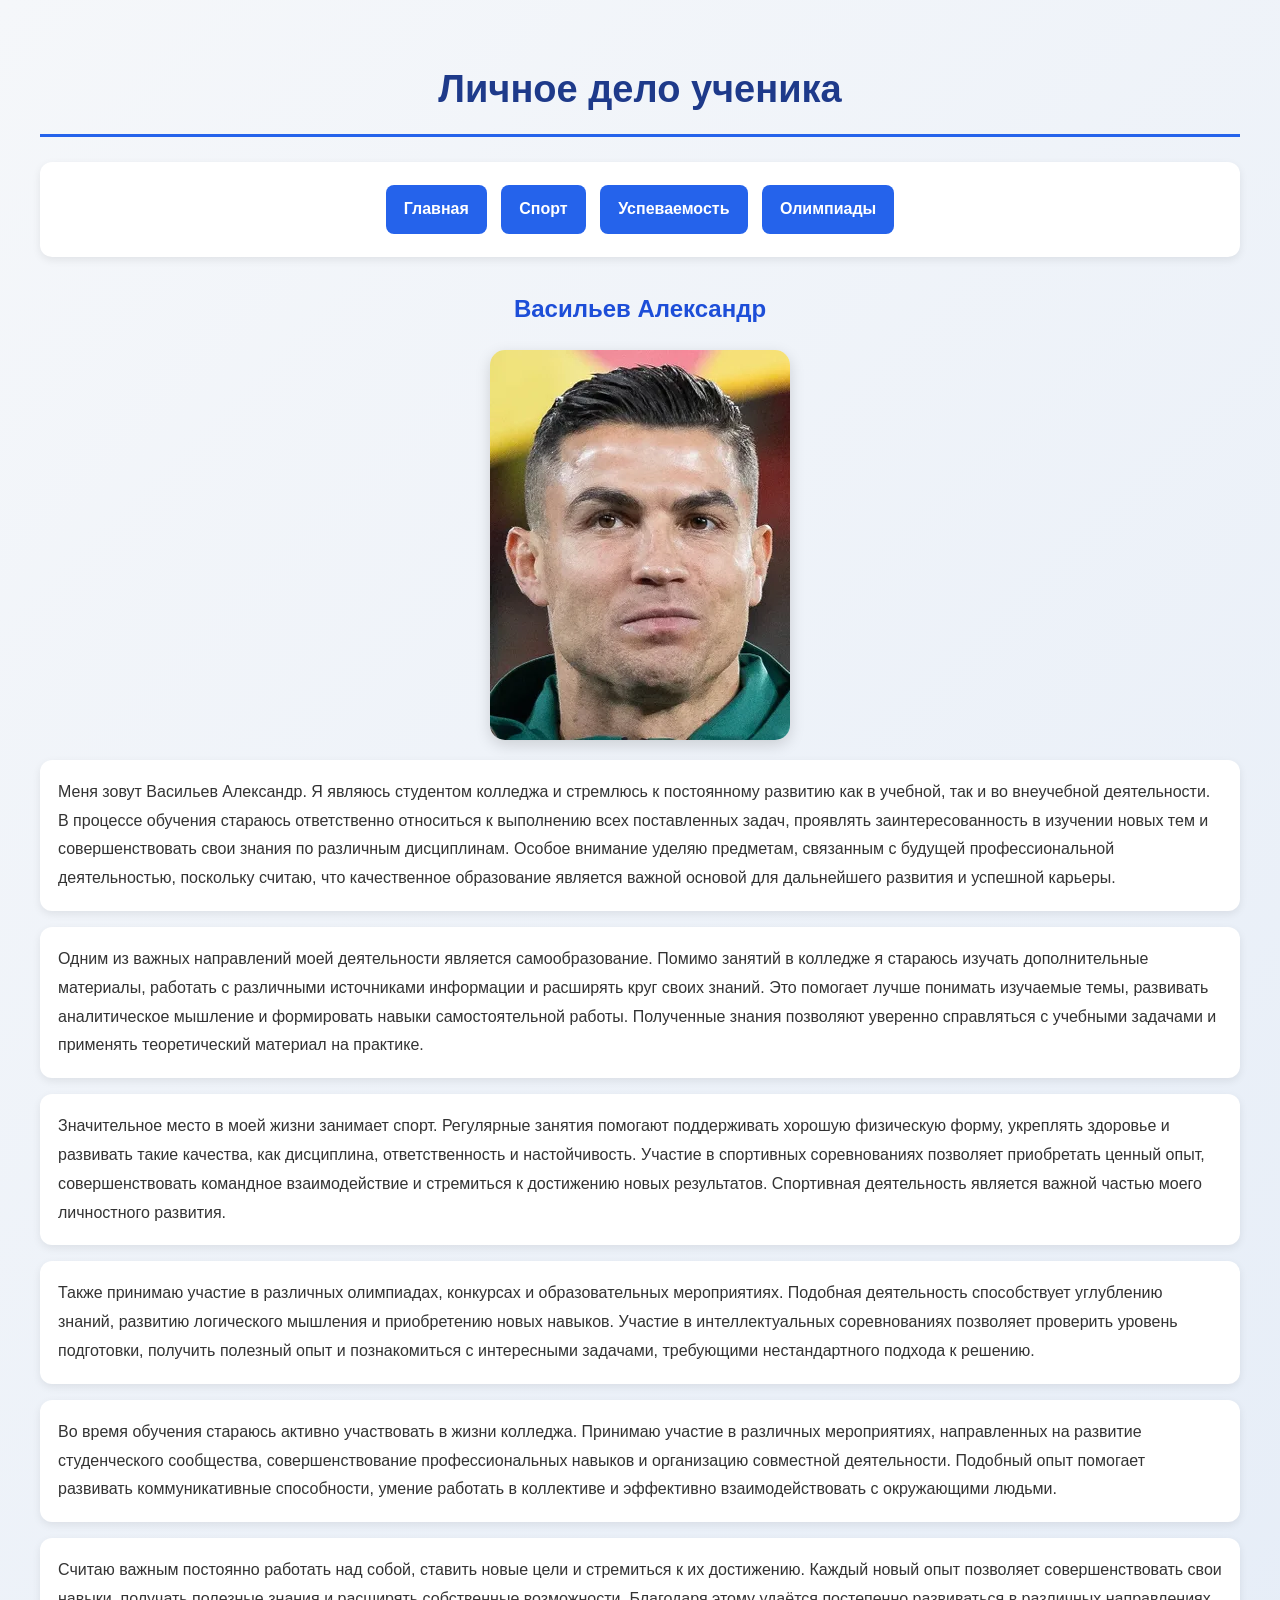
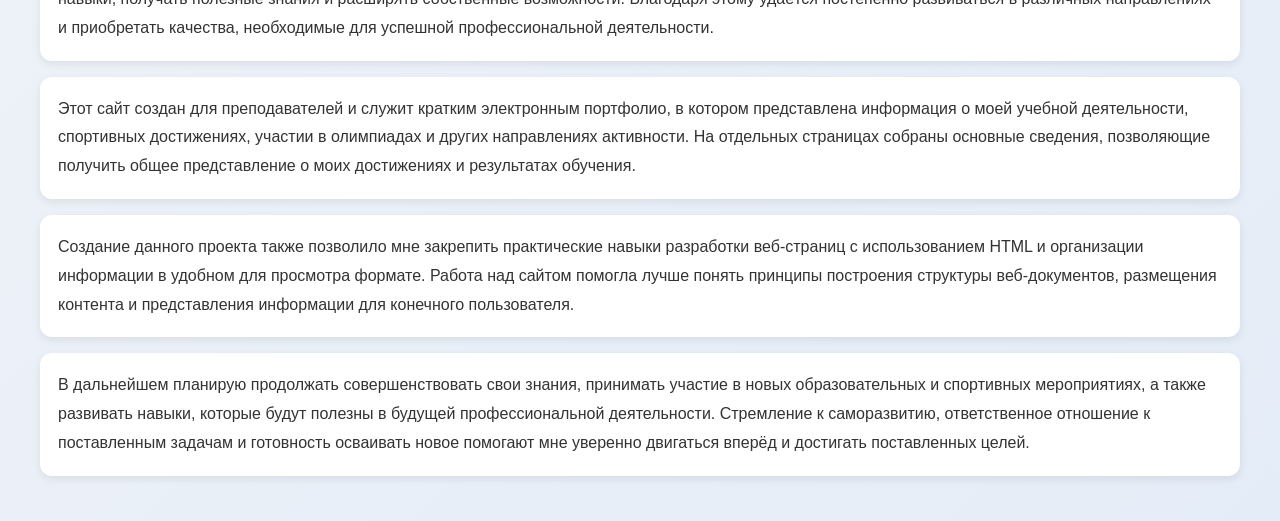
<file: index.html>
<!DOCTYPE html>
<html lang="ru">
<head>
    <meta charset="UTF-8">
    <title>Личное дело — Васильев Александр</title>
    <link rel="stylesheet" href="css/style.css">
</head>
<body>

<h1>Личное дело ученика</h1>

<p>
    <a href="index.html">Главная</a>
    <a href="sport.html">Спорт</a>
    <a href="grades.html">Успеваемость</a>
    <a href="olympiads.html">Олимпиады</a>
</p>

<h2>Васильев Александр</h2>

<img src="images/me.jpg" alt="Моя фотография" width="300">

<p>
Меня зовут Васильев Александр. Я являюсь студентом колледжа и стремлюсь к
постоянному развитию как в учебной, так и во внеучебной деятельности. В процессе
обучения стараюсь ответственно относиться к выполнению всех поставленных задач,
проявлять заинтересованность в изучении новых тем и совершенствовать свои знания
по различным дисциплинам. Особое внимание уделяю предметам, связанным с будущей
профессиональной деятельностью, поскольку считаю, что качественное образование
является важной основой для дальнейшего развития и успешной карьеры.
</p>

<p>
Одним из важных направлений моей деятельности является самообразование.
Помимо занятий в колледже я стараюсь изучать дополнительные материалы,
работать с различными источниками информации и расширять круг своих знаний.
Это помогает лучше понимать изучаемые темы, развивать аналитическое мышление
и формировать навыки самостоятельной работы. Полученные знания позволяют
уверенно справляться с учебными задачами и применять теоретический материал
на практике.
</p>

<p>
Значительное место в моей жизни занимает спорт. Регулярные занятия помогают
поддерживать хорошую физическую форму, укреплять здоровье и развивать такие
качества, как дисциплина, ответственность и настойчивость. Участие в спортивных
соревнованиях позволяет приобретать ценный опыт, совершенствовать командное
взаимодействие и стремиться к достижению новых результатов. Спортивная деятельность
является важной частью моего личностного развития.
</p>

<p>
Также принимаю участие в различных олимпиадах, конкурсах и образовательных
мероприятиях. Подобная деятельность способствует углублению знаний, развитию
логического мышления и приобретению новых навыков. Участие в интеллектуальных
соревнованиях позволяет проверить уровень подготовки, получить полезный опыт
и познакомиться с интересными задачами, требующими нестандартного подхода
к решению.
</p>

<p>
Во время обучения стараюсь активно участвовать в жизни колледжа. Принимаю участие
в различных мероприятиях, направленных на развитие студенческого сообщества,
совершенствование профессиональных навыков и организацию совместной деятельности.
Подобный опыт помогает развивать коммуникативные способности, умение работать
в коллективе и эффективно взаимодействовать с окружающими людьми.
</p>

<p>
Считаю важным постоянно работать над собой, ставить новые цели и стремиться
к их достижению. Каждый новый опыт позволяет совершенствовать свои навыки,
получать полезные знания и расширять собственные возможности. Благодаря этому
удаётся постепенно развиваться в различных направлениях и приобретать качества,
необходимые для успешной профессиональной деятельности.
</p>

<p>
Этот сайт создан для преподавателей и служит кратким электронным портфолио,
в котором представлена информация о моей учебной деятельности, спортивных
достижениях, участии в олимпиадах и других направлениях активности. На отдельных
страницах собраны основные сведения, позволяющие получить общее представление
о моих достижениях и результатах обучения.
</p>

<p>
Создание данного проекта также позволило мне закрепить практические навыки
разработки веб-страниц с использованием HTML и организации информации в удобном
для просмотра формате. Работа над сайтом помогла лучше понять принципы построения
структуры веб-документов, размещения контента и представления информации для
конечного пользователя.
</p>

<p>
В дальнейшем планирую продолжать совершенствовать свои знания, принимать участие
в новых образовательных и спортивных мероприятиях, а также развивать навыки,
которые будут полезны в будущей профессиональной деятельности. Стремление к
саморазвитию, ответственное отношение к поставленным задачам и готовность
осваивать новое помогают мне уверенно двигаться вперёд и достигать поставленных целей.
</p>

</body>
</html>
</file>
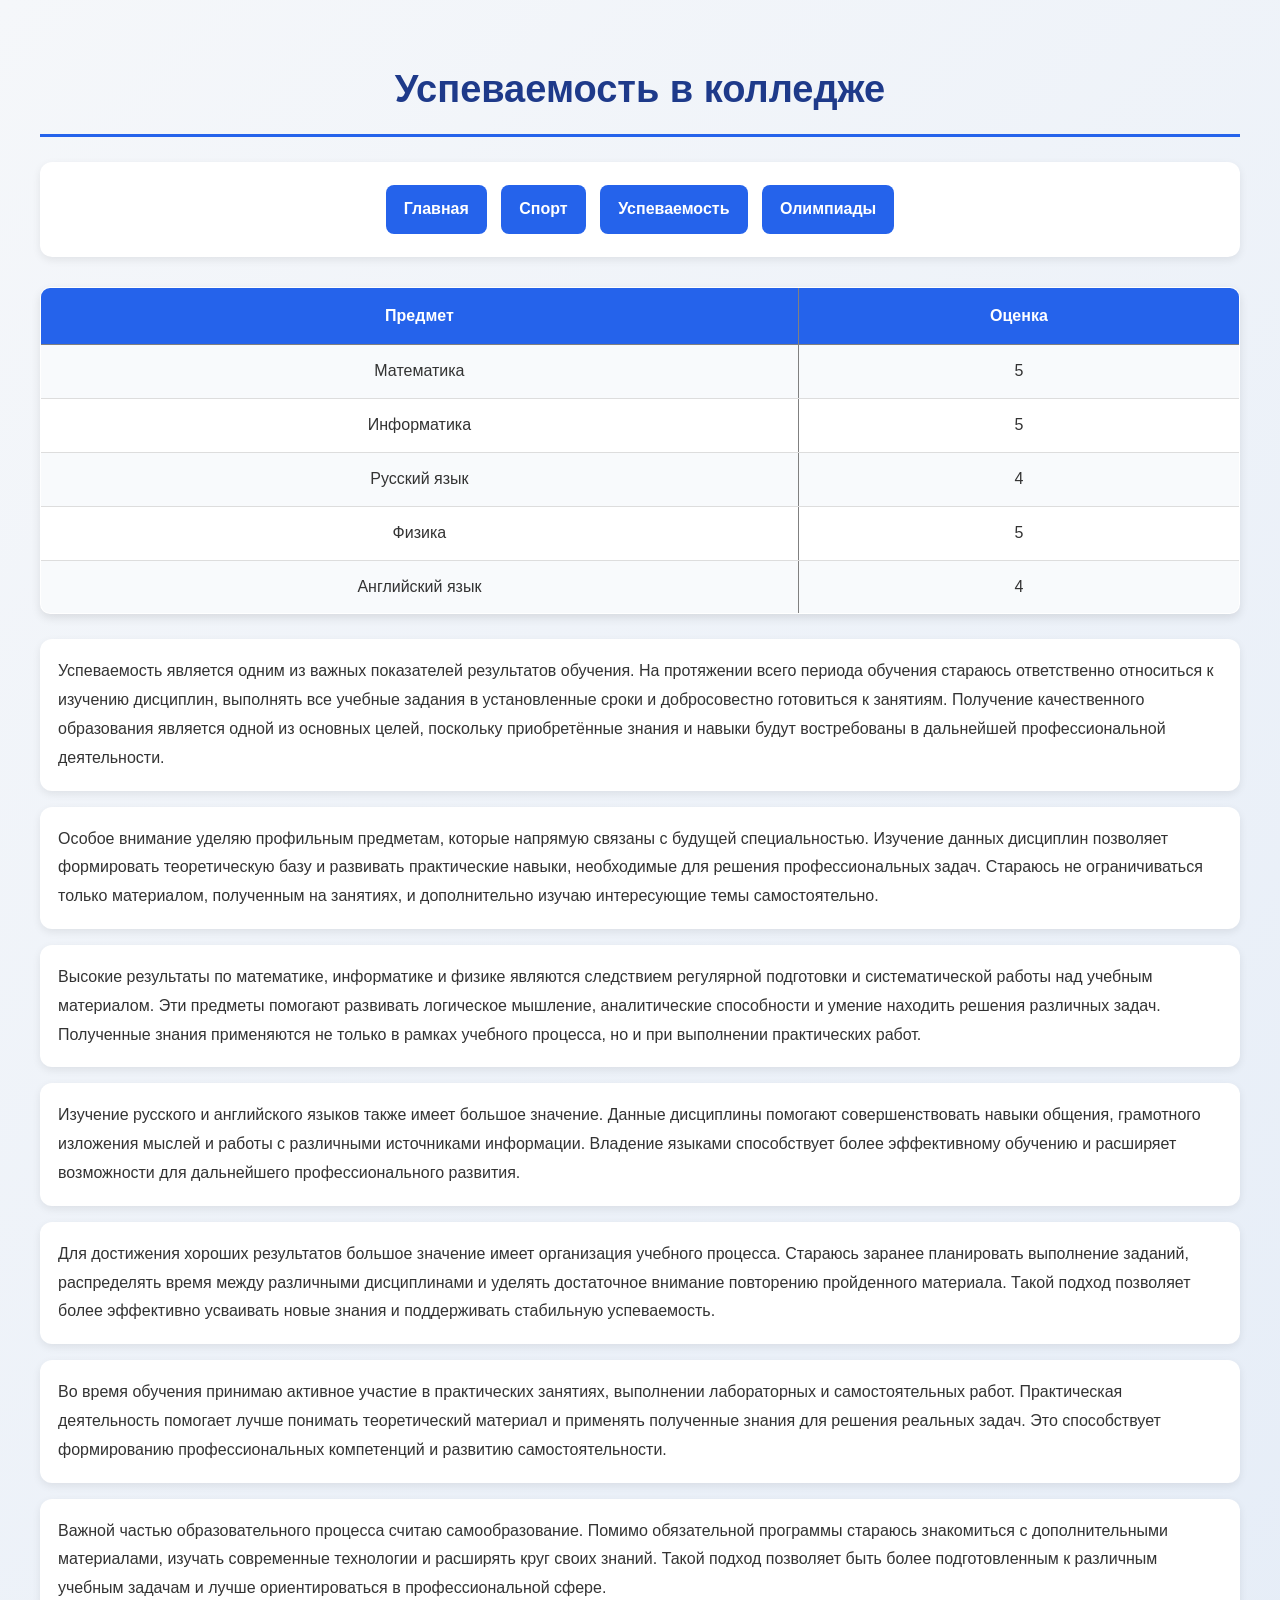
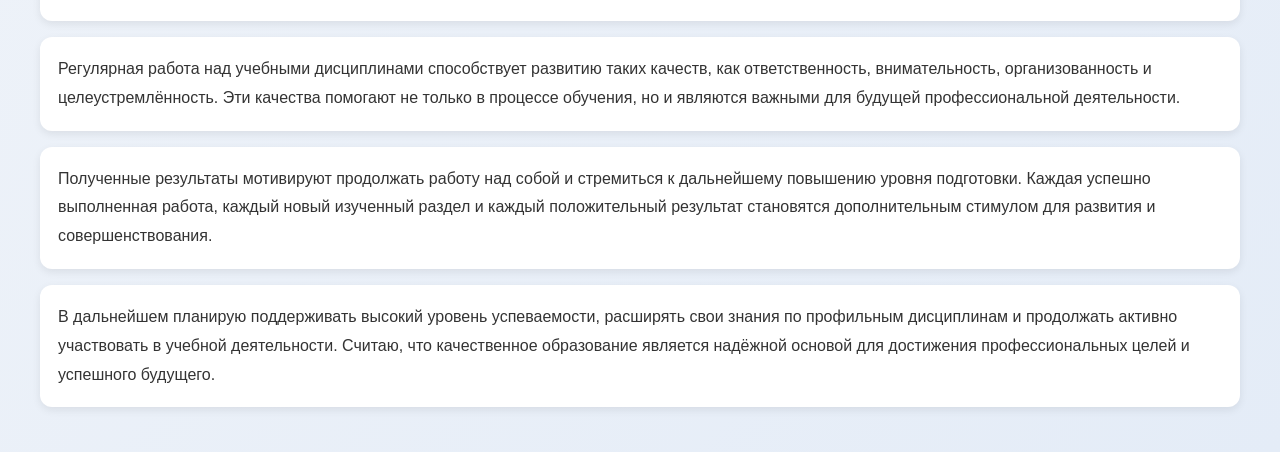
<file: grades.html>
<!DOCTYPE html>
<html lang="ru">
<head>
    <meta charset="UTF-8">
    <title>Успеваемость</title>
    <link rel="stylesheet" href="css/style.css">
</head>
<body>

<h1>Успеваемость в колледже</h1>

<p>
    <a href="index.html">Главная</a>
    <a href="sport.html">Спорт</a>
    <a href="grades.html">Успеваемость</a>
    <a href="olympiads.html">Олимпиады</a>
</p>

<table border="1">
    <tr>
        <th>Предмет</th>
        <th>Оценка</th>
    </tr>
    <tr>
        <td>Математика</td>
        <td>5</td>
    </tr>
    <tr>
        <td>Информатика</td>
        <td>5</td>
    </tr>
    <tr>
        <td>Русский язык</td>
        <td>4</td>
    </tr>
    <tr>
        <td>Физика</td>
        <td>5</td>
    </tr>
    <tr>
        <td>Английский язык</td>
        <td>4</td>
    </tr>
</table>

<p>
Успеваемость является одним из важных показателей результатов обучения.
На протяжении всего периода обучения стараюсь ответственно относиться к
изучению дисциплин, выполнять все учебные задания в установленные сроки и
добросовестно готовиться к занятиям. Получение качественного образования
является одной из основных целей, поскольку приобретённые знания и навыки
будут востребованы в дальнейшей профессиональной деятельности.
</p>

<p>
Особое внимание уделяю профильным предметам, которые напрямую связаны с
будущей специальностью. Изучение данных дисциплин позволяет формировать
теоретическую базу и развивать практические навыки, необходимые для решения
профессиональных задач. Стараюсь не ограничиваться только материалом,
полученным на занятиях, и дополнительно изучаю интересующие темы самостоятельно.
</p>

<p>
Высокие результаты по математике, информатике и физике являются следствием
регулярной подготовки и систематической работы над учебным материалом.
Эти предметы помогают развивать логическое мышление, аналитические способности
и умение находить решения различных задач. Полученные знания применяются не
только в рамках учебного процесса, но и при выполнении практических работ.
</p>

<p>
Изучение русского и английского языков также имеет большое значение.
Данные дисциплины помогают совершенствовать навыки общения, грамотного
изложения мыслей и работы с различными источниками информации. Владение
языками способствует более эффективному обучению и расширяет возможности
для дальнейшего профессионального развития.
</p>

<p>
Для достижения хороших результатов большое значение имеет организация учебного
процесса. Стараюсь заранее планировать выполнение заданий, распределять время
между различными дисциплинами и уделять достаточное внимание повторению
пройденного материала. Такой подход позволяет более эффективно усваивать новые
знания и поддерживать стабильную успеваемость.
</p>

<p>
Во время обучения принимаю активное участие в практических занятиях,
выполнении лабораторных и самостоятельных работ. Практическая деятельность
помогает лучше понимать теоретический материал и применять полученные знания
для решения реальных задач. Это способствует формированию профессиональных
компетенций и развитию самостоятельности.
</p>

<p>
Важной частью образовательного процесса считаю самообразование. Помимо
обязательной программы стараюсь знакомиться с дополнительными материалами,
изучать современные технологии и расширять круг своих знаний. Такой подход
позволяет быть более подготовленным к различным учебным задачам и лучше
ориентироваться в профессиональной сфере.
</p>

<p>
Регулярная работа над учебными дисциплинами способствует развитию таких
качеств, как ответственность, внимательность, организованность и
целеустремлённость. Эти качества помогают не только в процессе обучения,
но и являются важными для будущей профессиональной деятельности.
</p>

<p>
Полученные результаты мотивируют продолжать работу над собой и стремиться
к дальнейшему повышению уровня подготовки. Каждая успешно выполненная работа,
каждый новый изученный раздел и каждый положительный результат становятся
дополнительным стимулом для развития и совершенствования.
</p>

<p>
В дальнейшем планирую поддерживать высокий уровень успеваемости, расширять
свои знания по профильным дисциплинам и продолжать активно участвовать в
учебной деятельности. Считаю, что качественное образование является надёжной
основой для достижения профессиональных целей и успешного будущего.
</p>

</body>
</html>
</file>
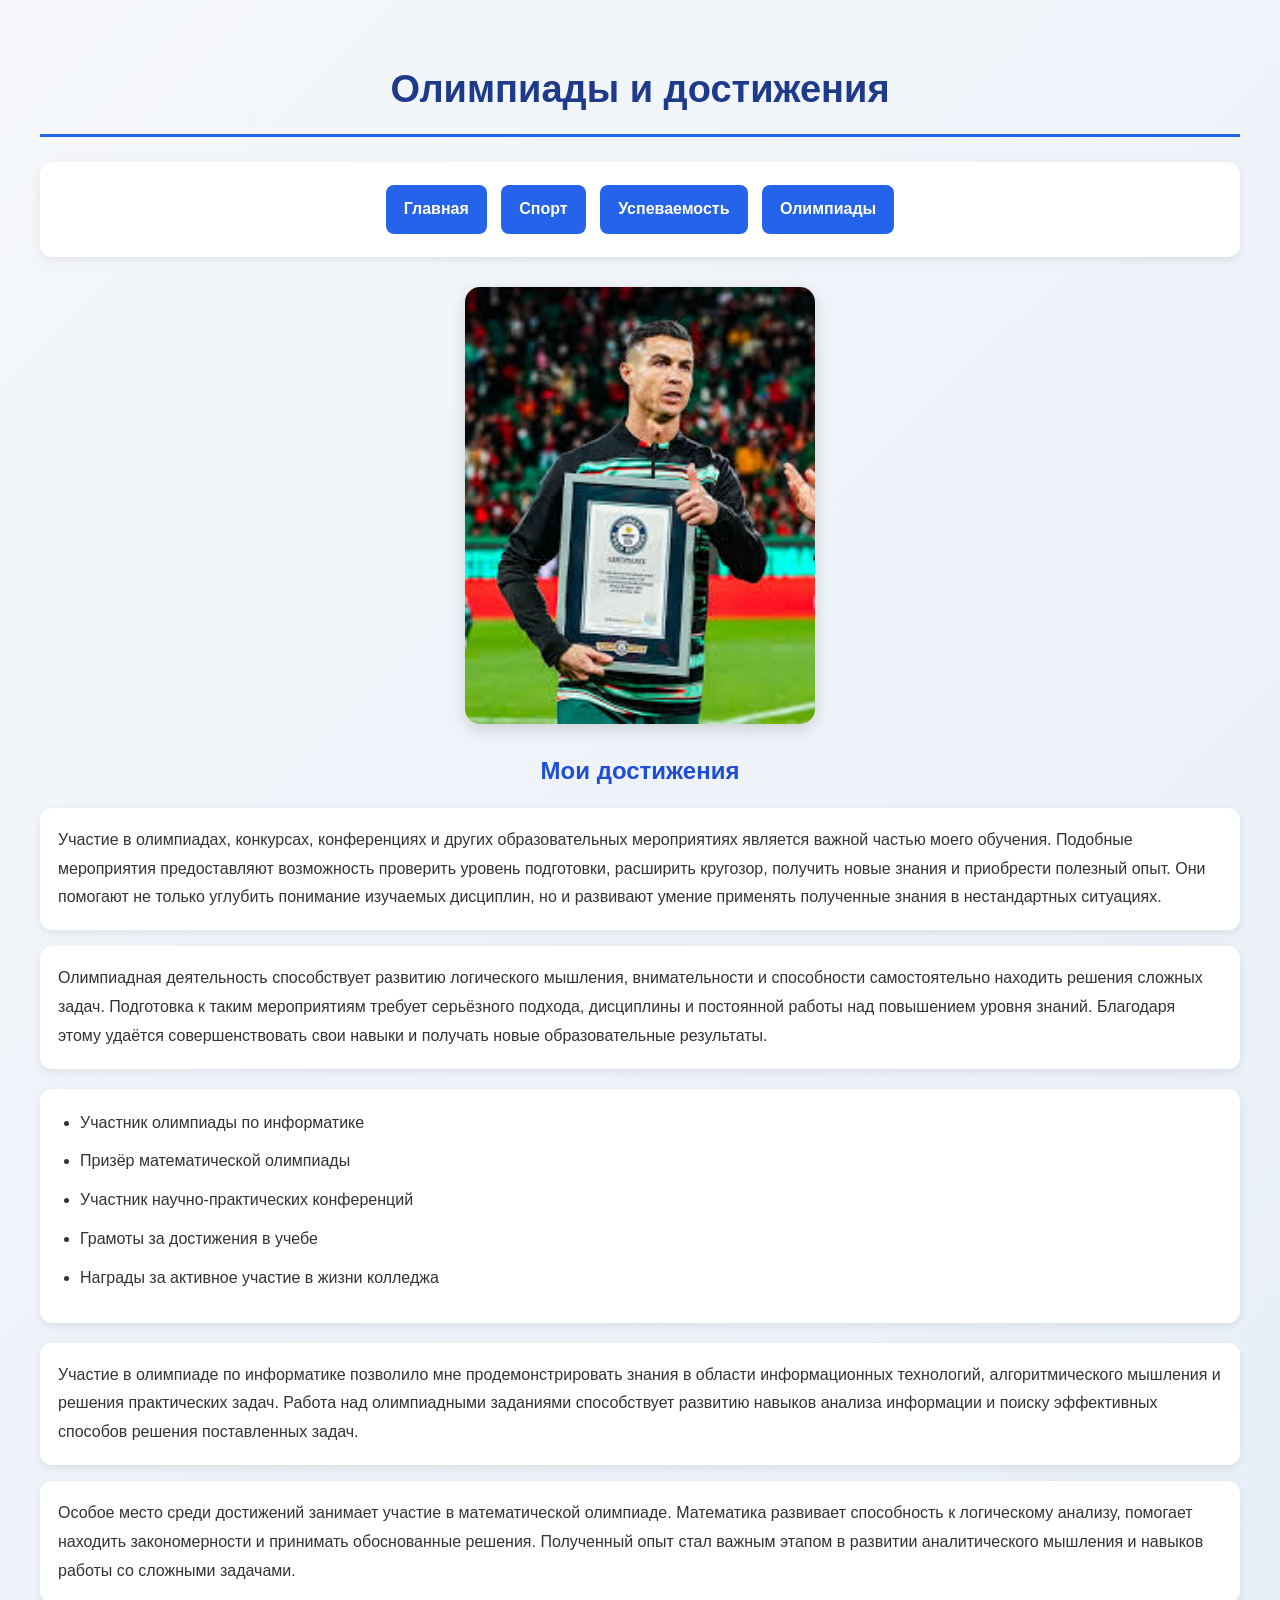
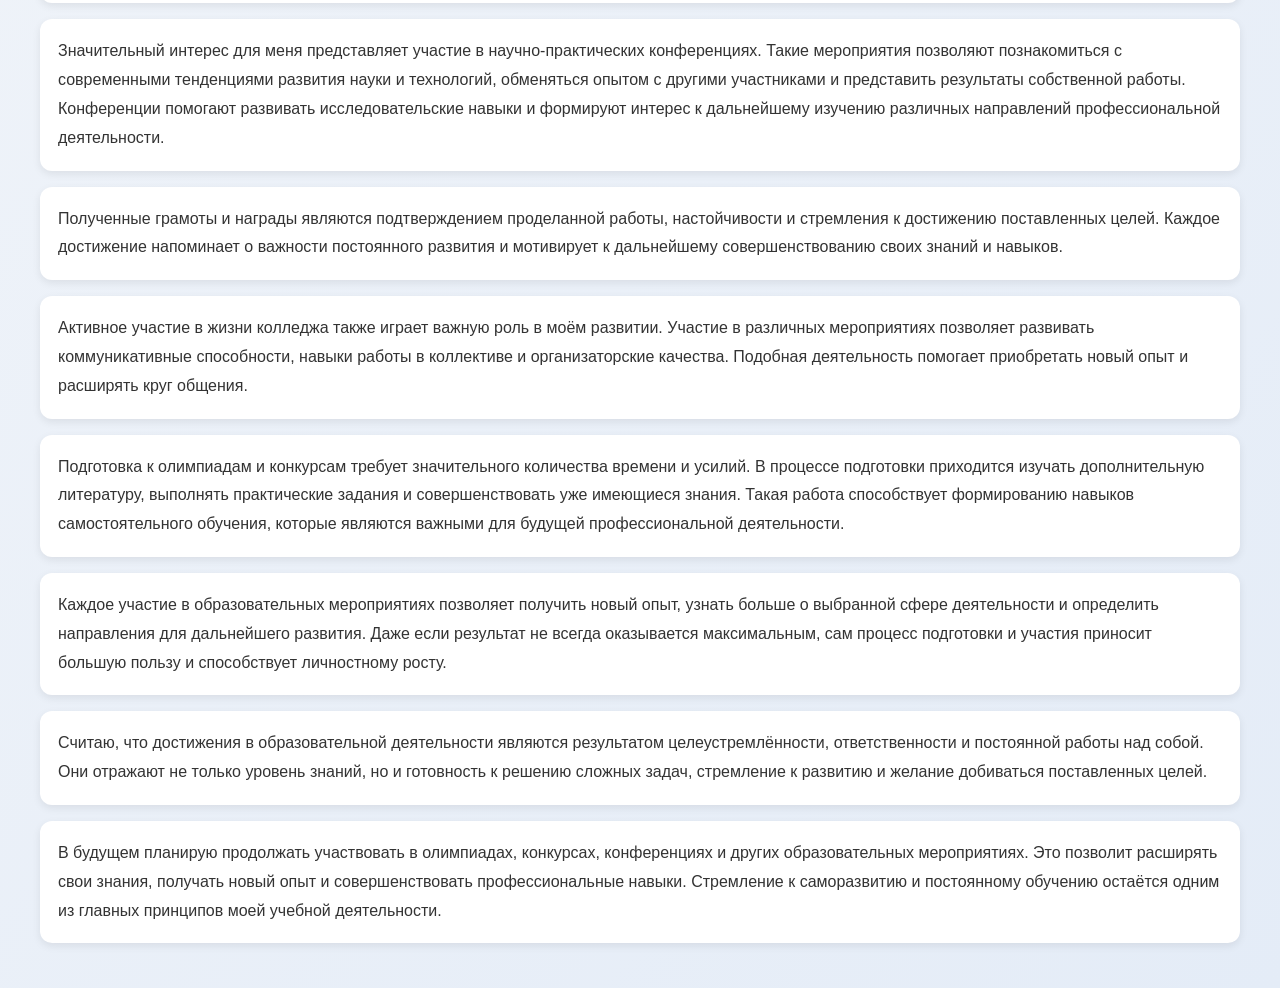
<file: olympiads.html>
<!DOCTYPE html>
<html lang="ru">
<head>
    <meta charset="UTF-8">
    <title>Олимпиады и достижения</title>
    <link rel="stylesheet" href="css/style.css">
</head>
<body>

<h1>Олимпиады и достижения</h1>

<p>
    <a href="index.html">Главная</a>
    <a href="sport.html">Спорт</a>
    <a href="grades.html">Успеваемость</a>
    <a href="olympiads.html">Олимпиады</a>
</p>

<img src="images/award.jpg" alt="Достижения" width="350">

<h2>Мои достижения</h2>

<p>
Участие в олимпиадах, конкурсах, конференциях и других образовательных
мероприятиях является важной частью моего обучения. Подобные мероприятия
предоставляют возможность проверить уровень подготовки, расширить кругозор,
получить новые знания и приобрести полезный опыт. Они помогают не только
углубить понимание изучаемых дисциплин, но и развивают умение применять
полученные знания в нестандартных ситуациях.
</p>

<p>
Олимпиадная деятельность способствует развитию логического мышления,
внимательности и способности самостоятельно находить решения сложных задач.
Подготовка к таким мероприятиям требует серьёзного подхода, дисциплины и
постоянной работы над повышением уровня знаний. Благодаря этому удаётся
совершенствовать свои навыки и получать новые образовательные результаты.
</p>

<ul>
    <li>Участник олимпиады по информатике</li>
    <li>Призёр математической олимпиады</li>
    <li>Участник научно-практических конференций</li>
    <li>Грамоты за достижения в учебе</li>
    <li>Награды за активное участие в жизни колледжа</li>
</ul>

<p>
Участие в олимпиаде по информатике позволило мне продемонстрировать знания
в области информационных технологий, алгоритмического мышления и решения
практических задач. Работа над олимпиадными заданиями способствует развитию
навыков анализа информации и поиску эффективных способов решения поставленных задач.
</p>

<p>
Особое место среди достижений занимает участие в математической олимпиаде.
Математика развивает способность к логическому анализу, помогает находить
закономерности и принимать обоснованные решения. Полученный опыт стал важным
этапом в развитии аналитического мышления и навыков работы со сложными задачами.
</p>

<p>
Значительный интерес для меня представляет участие в научно-практических
конференциях. Такие мероприятия позволяют познакомиться с современными
тенденциями развития науки и технологий, обменяться опытом с другими
участниками и представить результаты собственной работы. Конференции помогают
развивать исследовательские навыки и формируют интерес к дальнейшему изучению
различных направлений профессиональной деятельности.
</p>

<p>
Полученные грамоты и награды являются подтверждением проделанной работы,
настойчивости и стремления к достижению поставленных целей. Каждое достижение
напоминает о важности постоянного развития и мотивирует к дальнейшему
совершенствованию своих знаний и навыков.
</p>

<p>
Активное участие в жизни колледжа также играет важную роль в моём развитии.
Участие в различных мероприятиях позволяет развивать коммуникативные способности,
навыки работы в коллективе и организаторские качества. Подобная деятельность
помогает приобретать новый опыт и расширять круг общения.
</p>

<p>
Подготовка к олимпиадам и конкурсам требует значительного количества времени
и усилий. В процессе подготовки приходится изучать дополнительную литературу,
выполнять практические задания и совершенствовать уже имеющиеся знания.
Такая работа способствует формированию навыков самостоятельного обучения,
которые являются важными для будущей профессиональной деятельности.
</p>

<p>
Каждое участие в образовательных мероприятиях позволяет получить новый опыт,
узнать больше о выбранной сфере деятельности и определить направления для
дальнейшего развития. Даже если результат не всегда оказывается максимальным,
сам процесс подготовки и участия приносит большую пользу и способствует
личностному росту.
</p>

<p>
Считаю, что достижения в образовательной деятельности являются результатом
целеустремлённости, ответственности и постоянной работы над собой. Они отражают
не только уровень знаний, но и готовность к решению сложных задач, стремление
к развитию и желание добиваться поставленных целей.
</p>

<p>
В будущем планирую продолжать участвовать в олимпиадах, конкурсах, конференциях
и других образовательных мероприятиях. Это позволит расширять свои знания,
получать новый опыт и совершенствовать профессиональные навыки. Стремление к
саморазвитию и постоянному обучению остаётся одним из главных принципов моей
учебной деятельности.
</p>

</body>
</html>
</file>
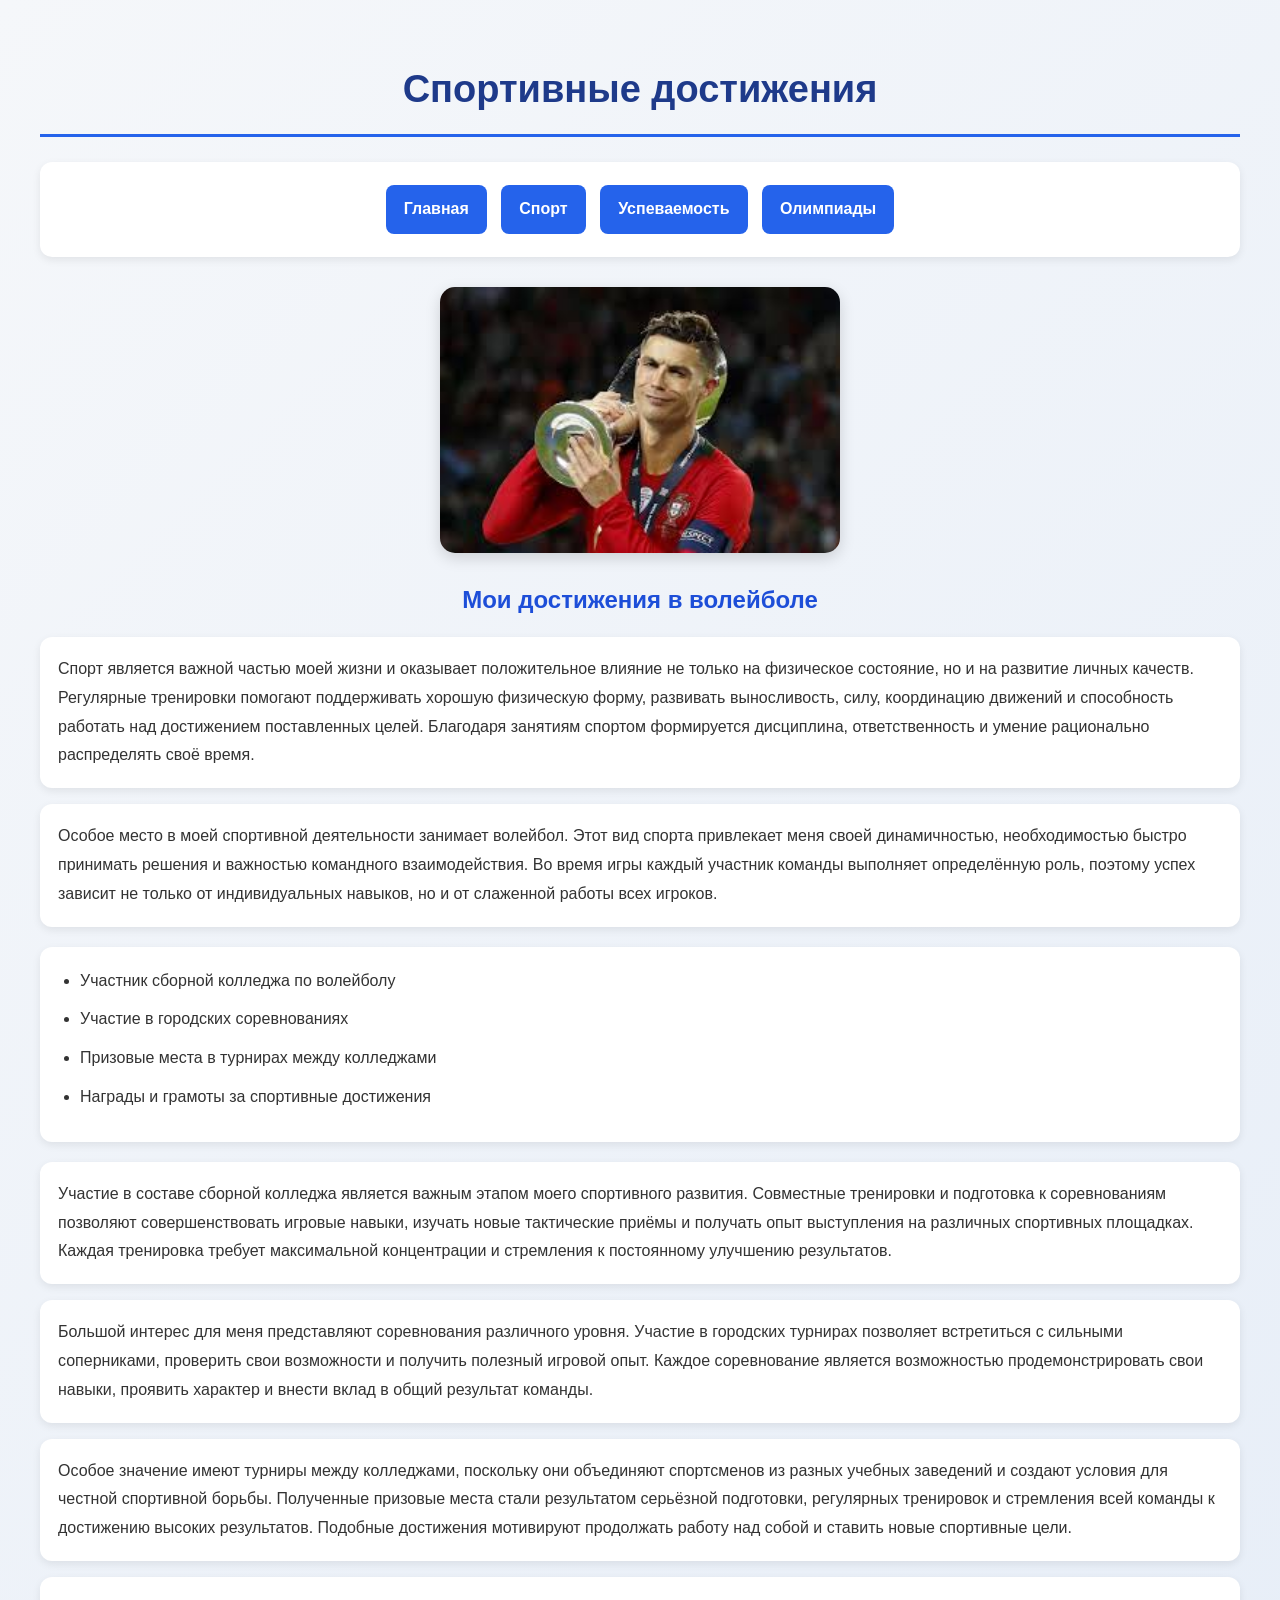
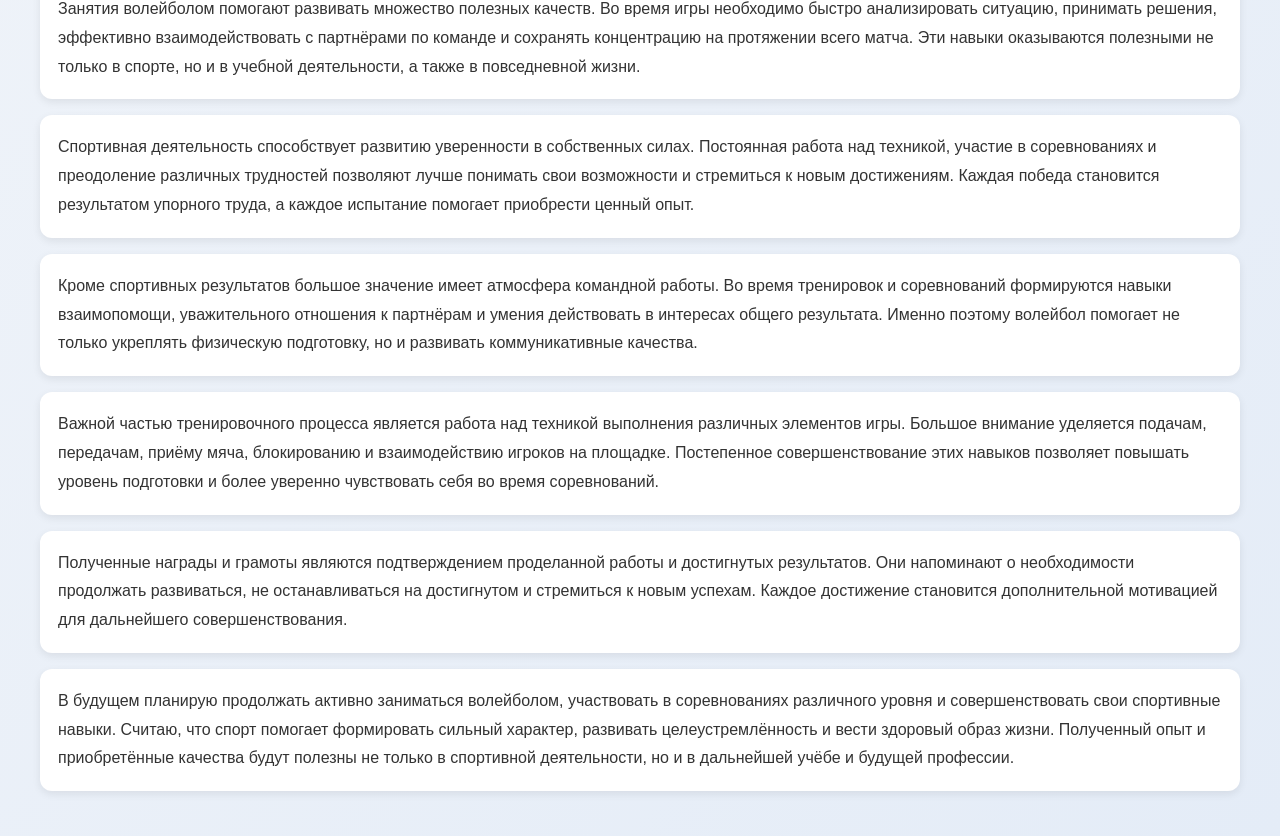
<file: sport.html>
<!DOCTYPE html>
<html lang="ru">
<head>
    <meta charset="UTF-8">
    <title>Спортивные достижения</title>
    <link rel="stylesheet" href="css/style.css">
</head>
<body>

<h1>Спортивные достижения</h1>

<p>
    <a href="index.html">Главная</a>
    <a href="sport.html">Спорт</a>
    <a href="grades.html">Успеваемость</a>
    <a href="olympiads.html">Олимпиады</a>
</p>

<img src="images/volleyball.jpg" alt="Волейбол" width="400">

<h2>Мои достижения в волейболе</h2>

<p>
Спорт является важной частью моей жизни и оказывает положительное влияние
не только на физическое состояние, но и на развитие личных качеств.
Регулярные тренировки помогают поддерживать хорошую физическую форму,
развивать выносливость, силу, координацию движений и способность работать
над достижением поставленных целей. Благодаря занятиям спортом формируется
дисциплина, ответственность и умение рационально распределять своё время.
</p>

<p>
Особое место в моей спортивной деятельности занимает волейбол.
Этот вид спорта привлекает меня своей динамичностью, необходимостью
быстро принимать решения и важностью командного взаимодействия.
Во время игры каждый участник команды выполняет определённую роль,
поэтому успех зависит не только от индивидуальных навыков, но и от
слаженной работы всех игроков.
</p>

<ul>
    <li>Участник сборной колледжа по волейболу</li>
    <li>Участие в городских соревнованиях</li>
    <li>Призовые места в турнирах между колледжами</li>
    <li>Награды и грамоты за спортивные достижения</li>
</ul>

<p>
Участие в составе сборной колледжа является важным этапом моего спортивного
развития. Совместные тренировки и подготовка к соревнованиям позволяют
совершенствовать игровые навыки, изучать новые тактические приёмы и получать
опыт выступления на различных спортивных площадках. Каждая тренировка требует
максимальной концентрации и стремления к постоянному улучшению результатов.
</p>

<p>
Большой интерес для меня представляют соревнования различного уровня.
Участие в городских турнирах позволяет встретиться с сильными соперниками,
проверить свои возможности и получить полезный игровой опыт. Каждое соревнование
является возможностью продемонстрировать свои навыки, проявить характер и внести
вклад в общий результат команды.
</p>

<p>
Особое значение имеют турниры между колледжами, поскольку они объединяют
спортсменов из разных учебных заведений и создают условия для честной
спортивной борьбы. Полученные призовые места стали результатом серьёзной
подготовки, регулярных тренировок и стремления всей команды к достижению
высоких результатов. Подобные достижения мотивируют продолжать работу над собой
и ставить новые спортивные цели.
</p>

<p>
Занятия волейболом помогают развивать множество полезных качеств.
Во время игры необходимо быстро анализировать ситуацию, принимать решения,
эффективно взаимодействовать с партнёрами по команде и сохранять концентрацию
на протяжении всего матча. Эти навыки оказываются полезными не только в спорте,
но и в учебной деятельности, а также в повседневной жизни.
</p>

<p>
Спортивная деятельность способствует развитию уверенности в собственных силах.
Постоянная работа над техникой, участие в соревнованиях и преодоление различных
трудностей позволяют лучше понимать свои возможности и стремиться к новым
достижениям. Каждая победа становится результатом упорного труда, а каждое
испытание помогает приобрести ценный опыт.
</p>

<p>
Кроме спортивных результатов большое значение имеет атмосфера командной работы.
Во время тренировок и соревнований формируются навыки взаимопомощи, уважительного
отношения к партнёрам и умения действовать в интересах общего результата.
Именно поэтому волейбол помогает не только укреплять физическую подготовку,
но и развивать коммуникативные качества.
</p>

<p>
Важной частью тренировочного процесса является работа над техникой выполнения
различных элементов игры. Большое внимание уделяется подачам, передачам,
приёму мяча, блокированию и взаимодействию игроков на площадке. Постепенное
совершенствование этих навыков позволяет повышать уровень подготовки и более
уверенно чувствовать себя во время соревнований.
</p>

<p>
Полученные награды и грамоты являются подтверждением проделанной работы и
достигнутых результатов. Они напоминают о необходимости продолжать развиваться,
не останавливаться на достигнутом и стремиться к новым успехам. Каждое достижение
становится дополнительной мотивацией для дальнейшего совершенствования.
</p>

<p>
В будущем планирую продолжать активно заниматься волейболом, участвовать в
соревнованиях различного уровня и совершенствовать свои спортивные навыки.
Считаю, что спорт помогает формировать сильный характер, развивать целеустремлённость
и вести здоровый образ жизни. Полученный опыт и приобретённые качества будут
полезны не только в спортивной деятельности, но и в дальнейшей учёбе и будущей профессии.
</p>

</body>
</html>
</file>
<file: css/style.css>
{
    margin: 0;
    padding: 0;
    box-sizing: border-box;
}

body {
    font-family: "Segoe UI", Arial, sans-serif;
    background: linear-gradient(135deg, #f5f7fa, #e4ecf7);
    color: #333;
    max-width: 1200px;
    margin: auto;
    padding: 30px;
    line-height: 1.8;
}

h1 {
    text-align: center;
    color: #1e3a8a;
    margin-bottom: 25px;
    font-size: 38px;
    border-bottom: 3px solid #2563eb;
    padding-bottom: 10px;
}

h2 {
    color: #1d4ed8;
    margin: 25px 0 15px;
    text-align: center;
}

p:first-of-type {
    text-align: center;
    margin-bottom: 30px;
}

a {
    display: inline-block;
    text-decoration: none;
    background: #2563eb;
    color: white;
    padding: 10px 18px;
    margin: 5px;
    border-radius: 8px;
    transition: 0.3s;
    font-weight: 600;
}

a:hover {
    background: #1d4ed8;
    transform: translateY(-2px);
}

p {
    background: white;
    padding: 18px;
    margin-bottom: 15px;
    border-radius: 12px;
    box-shadow: 0 3px 8px rgba(0,0,0,0.08);
}

img {
    display: block;
    margin: 20px auto;
    max-width: 100%;
    border-radius: 15px;
    border: none;
    box-shadow: 0 5px 15px rgba(0,0,0,0.15);
}

table {
    width: 100%;
    margin: 25px 0;
    border-collapse: collapse;
    background: white;
    border-radius: 10px;
    overflow: hidden;
    box-shadow: 0 4px 10px rgba(0,0,0,0.1);
}

th {
    background: #2563eb;
    color: white;
    padding: 14px;
}

td {
    padding: 12px;
    text-align: center;
    border-bottom: 1px solid #ddd;
}

tr:nth-child(even) {
    background: #f8fafc;
}

tr:hover {
    background: #dbeafe;
}

/* Списки */
ul {
    background: white;
    padding: 20px 40px;
    margin: 20px 0;
    border-radius: 12px;
    box-shadow: 0 3px 8px rgba(0,0,0,0.08);
}

li {
    margin-bottom: 10px;
}
</file>
